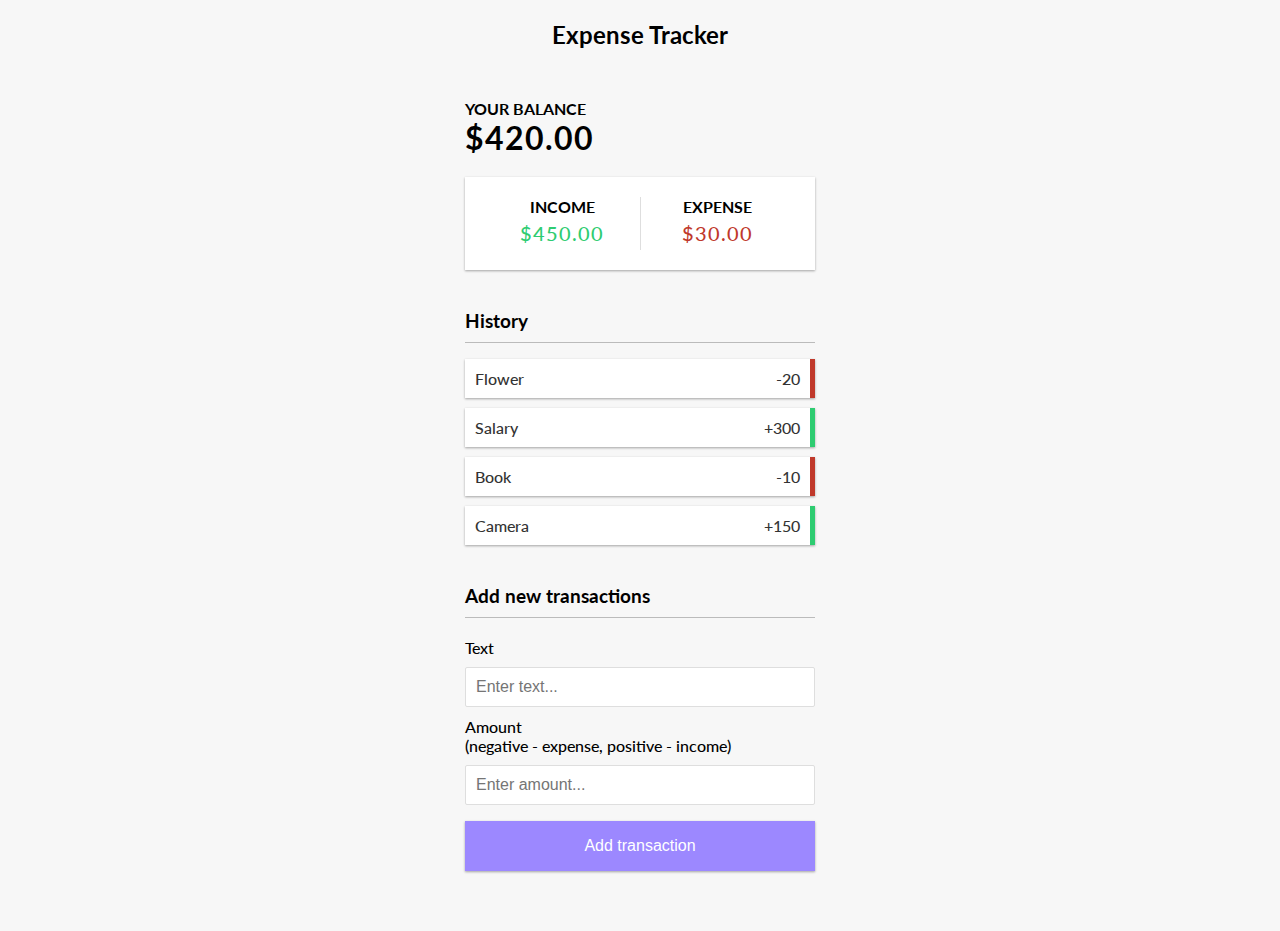
<file: expenseTracker/index.html>
<!DOCTYPE html>
<html lang="en">

<head>
    <meta charset="UTF-8">
    <meta http-equiv="X-UA-Compatible" content="IE=edge">
    <meta name="viewport" content="width=device-width, initial-scale=1.0">
    <link rel="shortcut icon" href="icons/favicon.ico" type="image/x-icon">
    <link rel="stylesheet" href="css/style.min.css">
    <title>Expense Tracker</title>
</head>

<body>
    <h2>Expense Tracker</h2>

    <div class="container">
        <h4>Your Balance</h4>
        <h1 id="balance">$0.00</h1>

        <div class="inc-exp-container">
            <div>
                <h4>Income</h4>
                <p id="money-plus" class="money plus">+$0.00</p>
            </div>
            <div>
                <h4>Expense</h4>
                <p id="money-minus" class="money minus">-$0.00</p>
            </div>
        </div>

        <h3>History</h3>
        <ul id="list" class="list">
            <!-- <li class="minus">
                Cash <span>-$400</span><button class="delete-btn">x</button>
            </li> -->
        </ul>

        <h3>Add new transactions</h3>
        <form id="form">
            <div class="form-control">
                <label for="text">Text</label>
                <input type="text" id="text" placeholder="Enter text...">
            </div>
            <div class="form-control">
                <label for="amount">Amount <br> (negative - expense, positive - income) </label>
                <input type="number" name="" id="amount" placeholder="Enter amount...">
            </div>
            <button class="btn">Add transaction</button>
        </form>
    </div>

    <script src="js/script.js"></script>
</body>

</html>
</file>
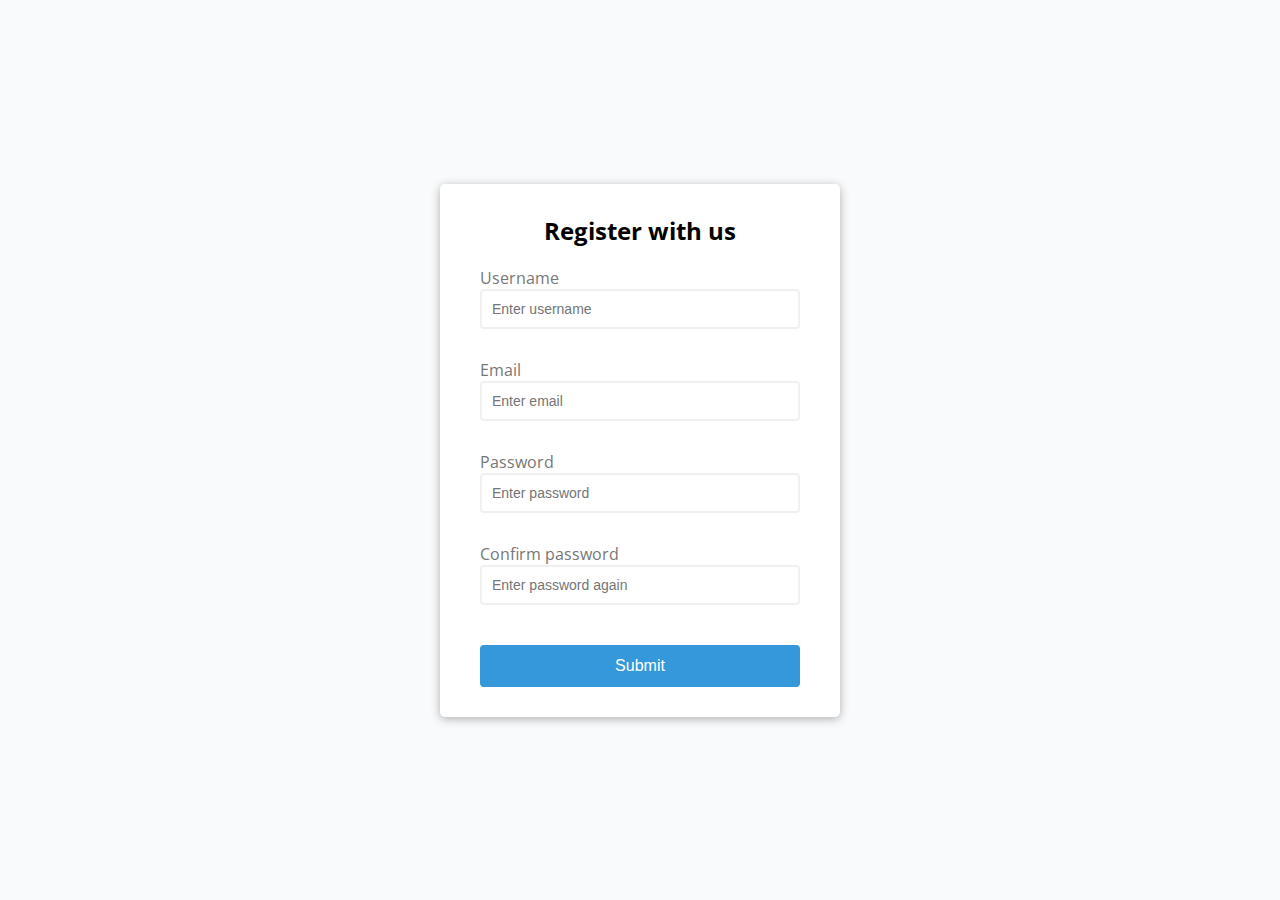
<file: formValidation/index.html>
<!DOCTYPE html>
<html lang="en">
<head>
    <meta charset="UTF-8">
    <meta name="viewport" content="width=device-width, initial-scale=1.0">
    <link rel="stylesheet" href="css/style.min.css">
    <title>Form Validator</title>
</head>
<body>
    <div class="container">
        <form id="form" class="form">
            <h2>Register with us</h2>
            <div class="form_control">
                <label for="username">Username</label>
                <input type="text" name="username" id="username" placeholder="Enter username">
                <small>Error message</small>
            </div>
            <div class="form_control">
                <label for="email">Email</label>
                <input type="text" name="email" id="email" placeholder="Enter email">
                <small>Error message</small>
            </div>
            <div class="form_control">
                <label for="password">Password</label>
                <input type="password" name="password" id="password" placeholder="Enter password">
                <small>Error message</small>
            </div>
            <div class="form_control">
                <label for="passwordConfirm">Confirm password</label>
                <input type="password" name="password" id="passwordConfirm" placeholder="Enter password again">
                <small>Error message</small>
            </div>
            <button>Submit</button>
        </form>
    </div>

    <script src="script.js"></script>
</body>
</html>
</file>
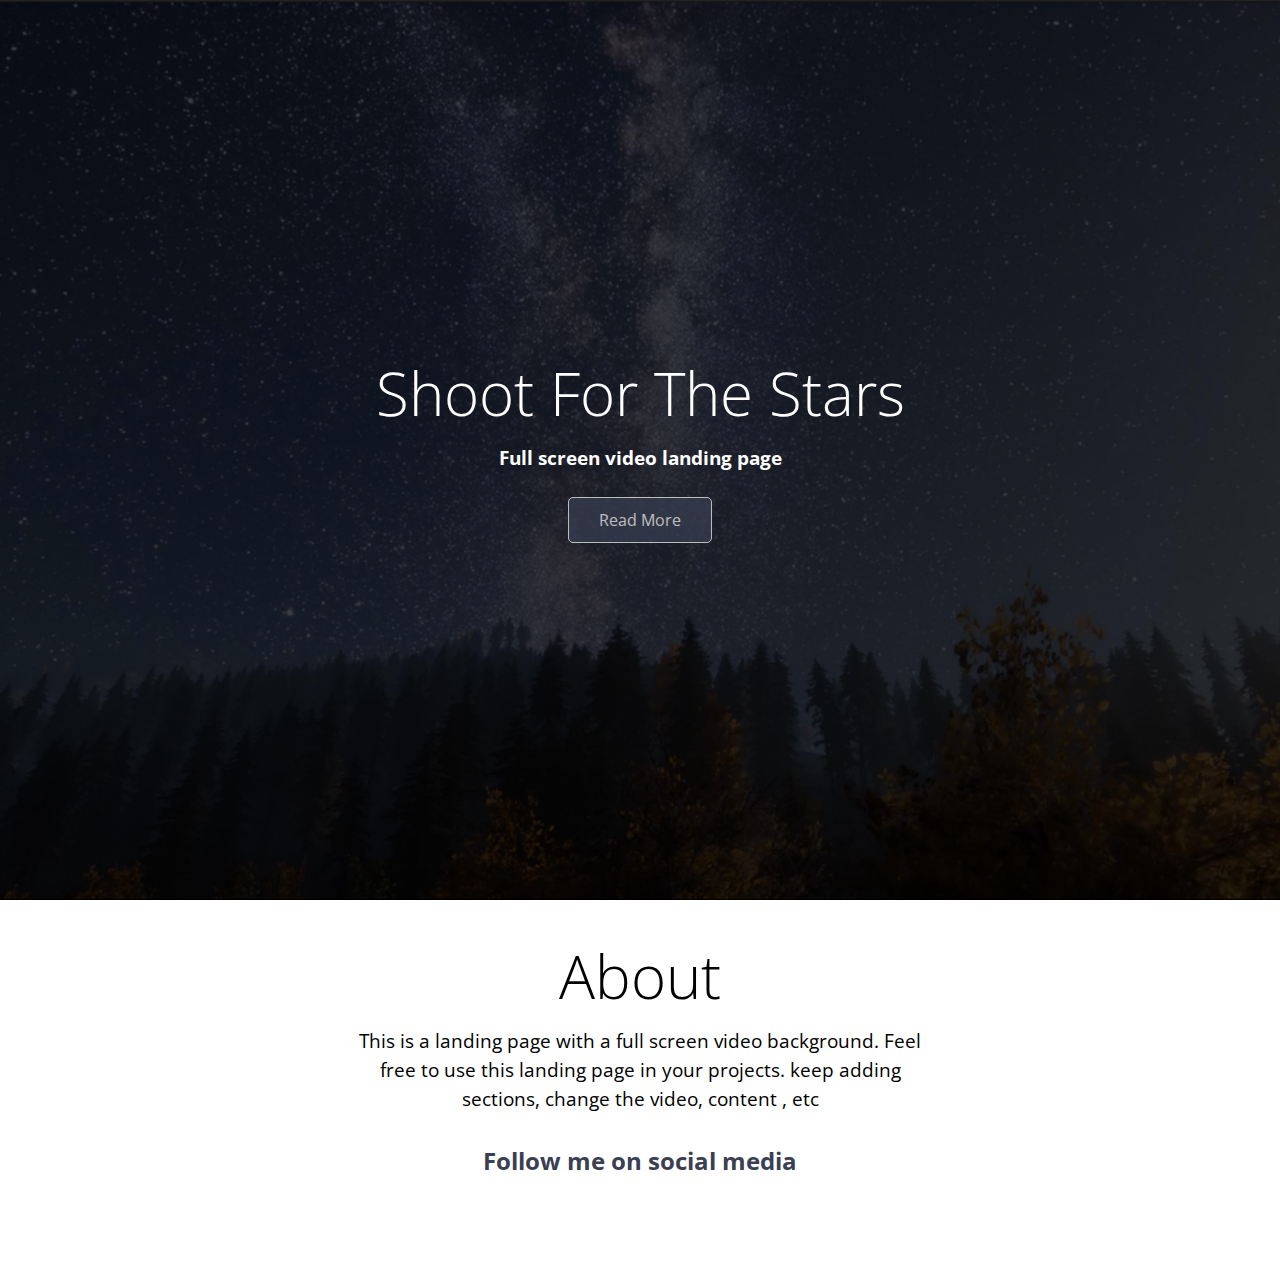
<file: FullscreenVideoBackground/index.html>
<!DOCTYPE html>
<html lang="en">
<head>
    <meta charset="UTF-8">
    <meta http-equiv="X-UA-Compatible" content="IE=edge">
    <meta name="viewport" content="width=device-width, initial-scale=1.0">
    <link rel="preconnect" href="https://fonts.gstatic.com">
    <link href="https://fonts.googleapis.com/css2?family=Open+Sans:wght@300;400&display=swap" rel="stylesheet">
    <link rel="stylesheet" href="https://cdnjs.cloudflare.com/ajax/libs/font-awesome/5.15.2/css/all.min.css" integrity="sha512-HK5fgLBL+xu6dm/Ii3z4xhlSUyZgTT9tuc/hSrtw6uzJOvgRr2a9jyxxT1ely+B+xFAmJKVSTbpM/CuL7qxO8w==" crossorigin="anonymous" />
    <link rel="stylesheet" href="style.css">
    <title>Video Landing Page</title>
</head>
<body>
    <section class="showcase">
        <div class="video-container">
            <video src="https://traversymedia.com/downloads/video.mov" autoplay muted loop></video>
        </div>
        <div class="content">
            <h1>Shoot For The Stars</h1>
            <h3>Full screen video landing page</h3>
            <a href="#about" class="btn">Read More</a>
        </div>
    </section>
    <section id="about">
        <h1>About</h1>
        <p>
            This is a landing page with a full screen video background. Feel free to
            use this landing page in your projects. keep adding sections, change the
            video, content , etc
        </p>
        <h2>Follow me on social media</h2>
        <div class="social">
            <a href="#" target="_blank"><i class="fab fa-facebook fa-3x"></i></a>
            <a href="#" target="_blank"><i class="fab fa-github fa-3x"></i></a>
            <a href="#" target="_blank"><i class="fab fa-linkedin fa-3x"></i></a>
        </div>
    </section>
</body>
</html>
</file>
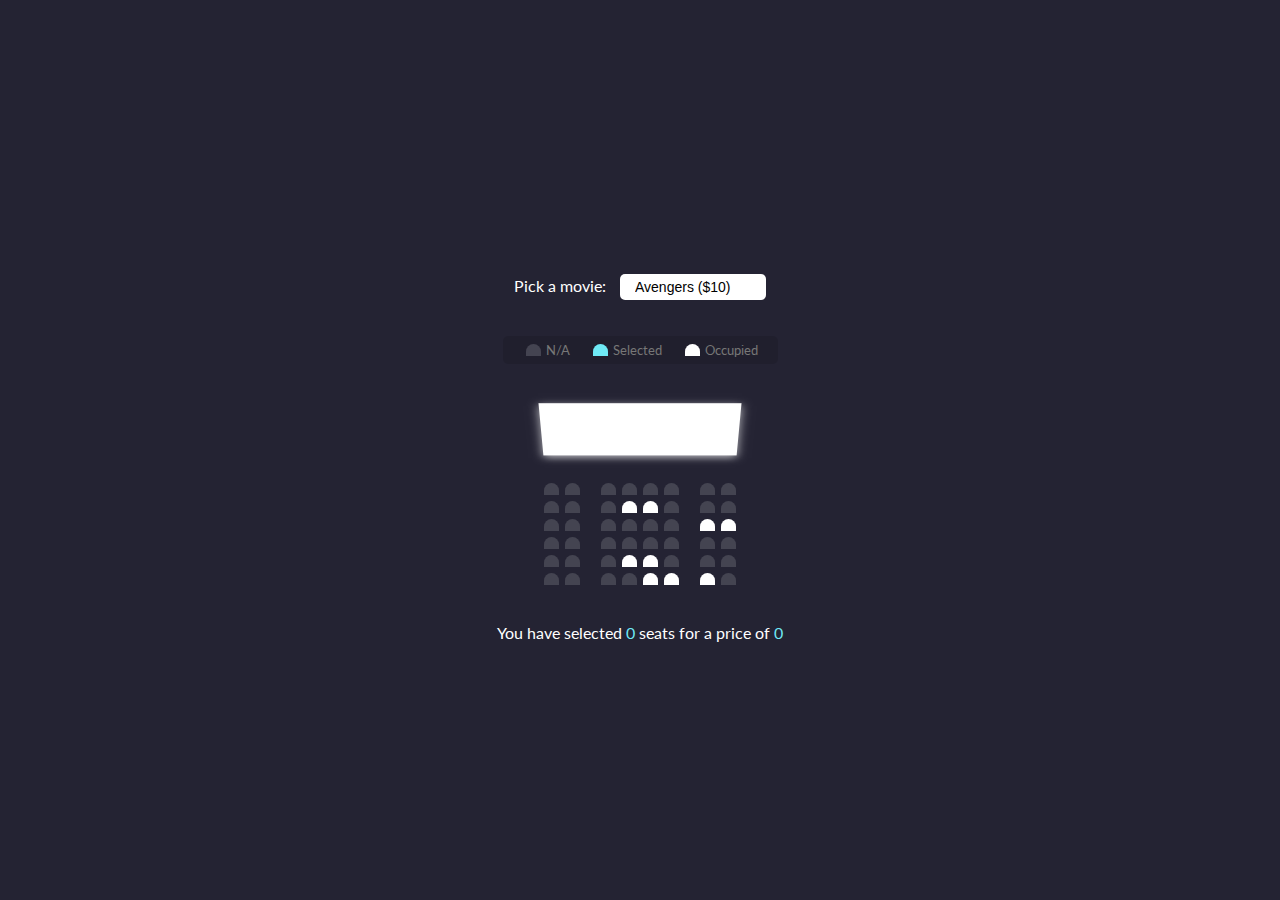
<file: movieSeatBooking/index.html>
<!DOCTYPE html>
<html lang="en">

<head>
    <meta charset="UTF-8">
    <meta name="viewport" content="width=device-width, initial-scale=1.0">
    <link rel="stylesheet" href="styles.css">
    <title>Movie Seat Booking</title>
</head>

<body>
    <div class="movie-container">
        <label>Pick a movie:</label>
        <select name="" id="movie">
            <option value="10">Avengers ($10)</option>
            <option value="12">Joker ($12)</option>
            <option value="8">Toy Story ($8)</option>
            <option value="9">The Lion King ($9)</option>
        </select>
    </div>

    <ul class="showcase">
        <li>
            <div class="seat"></div>
            <small>N/A</small>
        </li>
        <li>
            <div class="seat selected"></div>
            <small>Selected</small>
        </li>
        <li>
            <div class="seat occupied"></div>
            <small>Occupied</small>
        </li>
    </ul>

    <div class="container">
        <div class="screen">

        </div>
        <div class="row">
            <div class="seat"></div>
            <div class="seat"></div>
            <div class="seat"></div>
            <div class="seat"></div>
            <div class="seat"></div>
            <div class="seat"></div>
            <div class="seat"></div>
            <div class="seat"></div>
        </div>
        <div class="row">
            <div class="seat"></div>
            <div class="seat"></div>
            <div class="seat"></div>
            <div class="seat occupied"></div>
            <div class="seat occupied"></div>
            <div class="seat"></div>
            <div class="seat"></div>
            <div class="seat"></div>
        </div>
        <div class="row">
            <div class="seat"></div>
            <div class="seat"></div>
            <div class="seat"></div>
            <div class="seat"></div>
            <div class="seat"></div>
            <div class="seat"></div>
            <div class="seat occupied"></div>
            <div class="seat occupied"></div>
        </div>
        <div class="row">
            <div class="seat"></div>
            <div class="seat"></div>
            <div class="seat"></div>
            <div class="seat"></div>
            <div class="seat"></div>
            <div class="seat"></div>
            <div class="seat"></div>
            <div class="seat"></div>
        </div>
        <div class="row">
            <div class="seat"></div>
            <div class="seat"></div>
            <div class="seat"></div>
            <div class="seat occupied"></div>
            <div class="seat occupied"></div>
            <div class="seat"></div>
            <div class="seat"></div>
            <div class="seat"></div>
        </div>
        <div class="row">
            <div class="seat"></div>
            <div class="seat"></div>
            <div class="seat"></div>
            <div class="seat"></div>
            <div class="seat occupied"></div>
            <div class="seat occupied"></div>
            <div class="seat occupied"></div>
            <div class="seat"></div>
        </div>
    </div>

    <p class="text">You have selected <span id="count">0</span> seats for a price of <span id="total">0</span></p>
    <script src="script.js"></script>
</body>

</html>
</file>
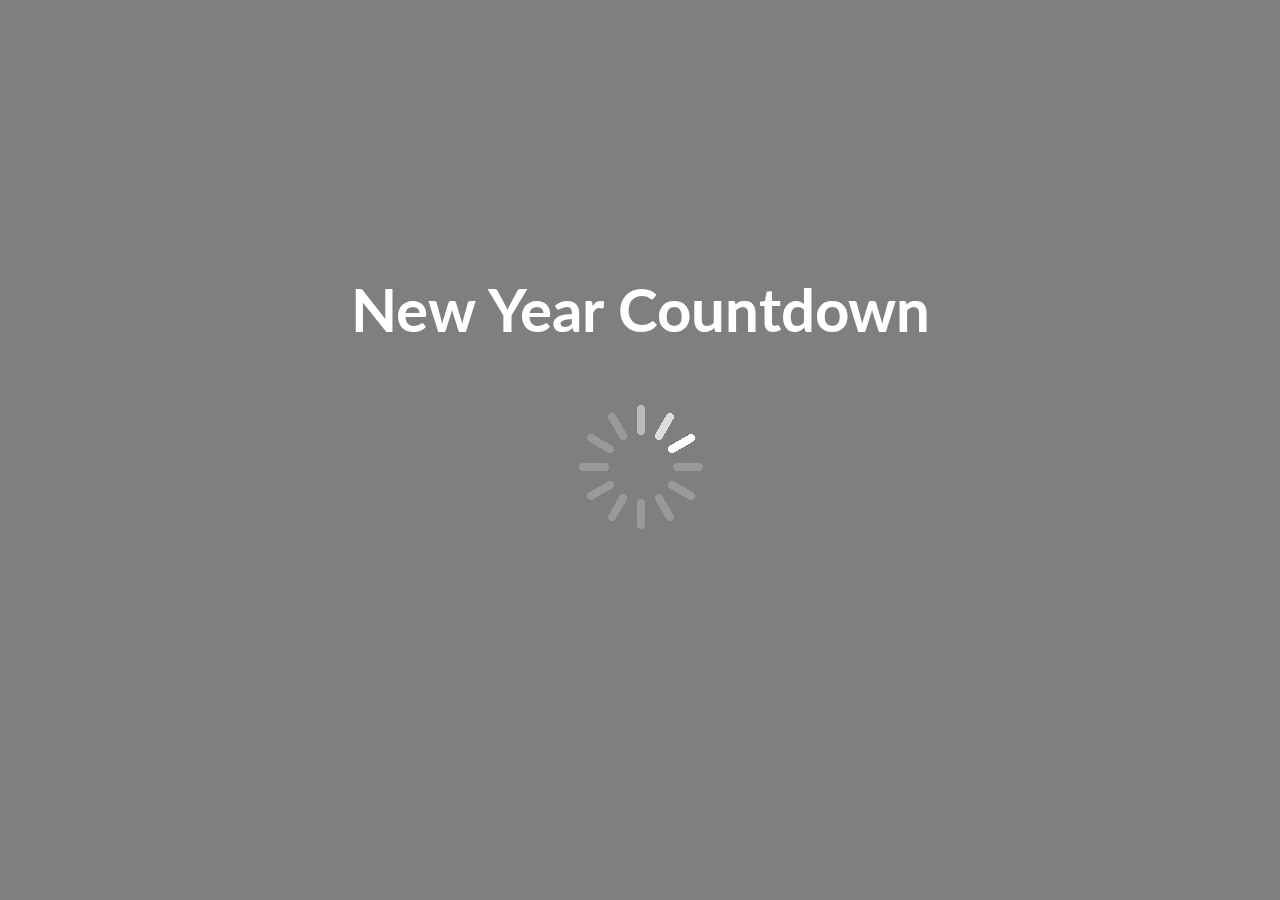
<file: newYearCountdown/index.html>
<!DOCTYPE html>
<html lang="en">
<head>
    <meta charset="UTF-8">
    <meta name="viewport" content="width=device-width, initial-scale=1.0">
    <link rel="stylesheet" href="style.css">
    <title>New Year Countdown</title>
</head>
<body>
    <div id="year" class="year"></div>
        <h1>New Year Countdown</h1>

        <div id="countdown" class="countdown">
            <div class="time">
                <h2 id="days">00</h2>
                <small>days</small>
            </div>
            <div class="time">
                <h2 id="hours">00</h2>
                <small>hours</small>
            </div>
            <div class="time">
                <h2 id="minutes">00</h2>
                <small>minutes</small>
            </div>
            <div class="time">
                <h2 id="seconds">00</h2>
                <small>seconds</small>
            </div>
        </div>

        <img src="./img/spinner.gif" alt="Loading..." id="loading" class="loading">

    <script src="script.js"></script>
</body>
</html>
</file>
<file: FullscreenVideoBackground/style.css>
@import url('https://fonts.googleapis.com/css2?family=Open+Sans:wght@300;400&display=swap');

:root {
	--primary-color: #3a4052;
}

* {
	box-sizing: border-box;
	margin: 0;
	padding: 0;
}

body {
	font-family: 'Open Sans', sans-serif;
	line-height: 1.5;
}

a {
    text-decoration: none;
    color: var(--primary-color);
}

h1 {
    font-weight: 300;
    font-size: 60px;
    line-height: 1.2;
    margin-bottom: 15px;
}

.showcase {
    position: relative;
    height: 100vh;
    display: flex;
    flex-direction: column;
    align-items: center;
    justify-content: center;
    text-align: center;
    padding: 0px 20px;
    color: #fff;
}

.video-container {
    position: absolute;
    top: 0;
    left: 0;
    width: 100%;
    height: 100%;
    overflow: hidden;
    background: var(--primary-color) url(./cover.jpg) no-repeat center center/cover;
}

.video-container video {
    min-width: 100%;
    min-height: 100%;
    object-fit: cover;
    position: absolute;
    top: 50%;
    left: 50%;
    transform: translate(-50%, -50%);
}

.video-container:after {
    content: '';
    position: absolute;
    top: 0;left: 0;
    width: 100%;
    height: 100%;
    background: rgba(0, 0, 0, 0.5);
}

.content {
    z-index: 3;
}

.btn {
    display: inline-block;
    padding: 10px 30px;
    background: var(--primary-color);
    color: #fff;
    border: 1px solid #fff;
    border-radius: 5px;
    margin-top: 25px;
    opacity: 0.7;
}

.btn:hover {
    transform: scale(0.98);
}

#about {
    padding: 40px;
    text-align: center;
}

#about p {
    font-size: 1.2rem;
    max-width: 600px;
    margin: auto;
}

#about h2 {
    margin: 30px 0px;
    color: var(--primary-color);
}

.social a {
    margin: 0px 5px;
}
</file>
<file: movieSeatBooking/styles.css>
@import url("https://fonts.googleapis.com/css2?family=Lato&display=swap");
/* line 3, D:/Documents/IT/works/smallprojects/movieSeatBooking/scss/styles.scss */
* {
  box-sizing: border-box;
}

/* line 7, D:/Documents/IT/works/smallprojects/movieSeatBooking/scss/styles.scss */
body {
  display: flex;
  flex-direction: column;
  justify-content: center;
  align-items: center;
  background-color: #242333;
  color: #fff;
  min-height: 100vh;
  font-family: 'Lato', sans-serif;
  margin: 0;
}

/* line 19, D:/Documents/IT/works/smallprojects/movieSeatBooking/scss/styles.scss */
.movie-container {
  margin: 20px 0;
}

/* line 22, D:/Documents/IT/works/smallprojects/movieSeatBooking/scss/styles.scss */
.movie-container select {
  border: 0;
  font-size: 14px;
  appearance: none;
  margin-left: 10px;
  border-radius: 5px;
  background-color: #fff;
  padding: 5px 15px 5px 15px;
}

/* line 33, D:/Documents/IT/works/smallprojects/movieSeatBooking/scss/styles.scss */
.container {
  perspective: 1000px;
  margin-bottom: 30px;
}

/* line 38, D:/Documents/IT/works/smallprojects/movieSeatBooking/scss/styles.scss */
.seat {
  background-color: #444451;
  height: 12px;
  width: 15px;
  margin: 3px;
  border-top-left-radius: 10px;
  border-top-right-radius: 10px;
}

/* line 46, D:/Documents/IT/works/smallprojects/movieSeatBooking/scss/styles.scss */
.seat.selected {
  background-color: #6feaf6;
}

/* line 50, D:/Documents/IT/works/smallprojects/movieSeatBooking/scss/styles.scss */
.seat.occupied {
  background-color: #fff;
}

/* line 54, D:/Documents/IT/works/smallprojects/movieSeatBooking/scss/styles.scss */
.seat:nth-of-type(2) {
  margin-right: 18px;
}

/* line 58, D:/Documents/IT/works/smallprojects/movieSeatBooking/scss/styles.scss */
.seat:nth-last-of-type(3) {
  margin-right: 18px;
}

/* line 62, D:/Documents/IT/works/smallprojects/movieSeatBooking/scss/styles.scss */
.seat:not(.occupied):hover {
  cursor: pointer;
  transform: scale(1.2);
}

/* line 67, D:/Documents/IT/works/smallprojects/movieSeatBooking/scss/styles.scss */
.seat:not(.occupied):hover {
  cursor: default;
  transform: scale(1.2);
}

/* line 73, D:/Documents/IT/works/smallprojects/movieSeatBooking/scss/styles.scss */
.showcase {
  display: flex;
  justify-content: space-between;
  background: rgba(0, 0, 0, 0.1);
  padding: 5px 10px;
  border-radius: 5px;
  color: #777;
  list-style-type: none;
}

/* line 74, D:/Documents/IT/works/smallprojects/movieSeatBooking/scss/styles.scss */
.showcase .seat:not(.occupied):hover {
  cursor: default;
  transform: scale(1);
}

/* line 87, D:/Documents/IT/works/smallprojects/movieSeatBooking/scss/styles.scss */
.showcase li {
  display: flex;
  align-items: center;
  justify-content: center;
  margin: 0 10px;
}

/* line 92, D:/Documents/IT/works/smallprojects/movieSeatBooking/scss/styles.scss */
.showcase li small {
  margin-left: 2px;
}

/* line 99, D:/Documents/IT/works/smallprojects/movieSeatBooking/scss/styles.scss */
.row {
  display: flex;
}

/* line 103, D:/Documents/IT/works/smallprojects/movieSeatBooking/scss/styles.scss */
.screen {
  background-color: #fff;
  height: 70px;
  width: 100%;
  margin: 15px 0;
  transform: rotateX(-45deg);
  box-shadow: 0 3px 10px rgba(255, 255, 255, 0.7);
}

/* line 113, D:/Documents/IT/works/smallprojects/movieSeatBooking/scss/styles.scss */
p.text {
  margin: 5px 0;
}

/* line 115, D:/Documents/IT/works/smallprojects/movieSeatBooking/scss/styles.scss */
p.text span {
  color: #6feaf6;
}

/*# sourceMappingURL=styles.css.map */
</file>
<file: newYearCountdown/style.css>
@import url("https://fonts.googleapis.com/css2?family=Lato&display=swap");*{box-sizing:border-box}body{display:flex;flex-direction:column;justify-content:center;align-items:center;text-align:center;overflow:hidden;margin:0;color:#fff;font-family:'Lato', sans-serif;background-image:url("https://images.unsplash.com/photo-1467810563316-b5476525c0f9?ixlib=rb-1.2.1&ixid=eyJhcHBfaWQiOjEyMDd9&auto=format&fit=crop&w=1349&q=80");background-repeat:no-repeat;background-size:cover;background-position:center center;height:100vh}body *{z-index:1}body::after{content:'';position:absolute;top:0;left:0;width:100%;height:100%;background-color:rgba(0,0,0,0.5)}h1{font-size:60px;margin:-80px 0 40px}.year{font-size:240px;z-index:-1;opacity:0.2;position:absolute;top:28%;left:50%;transform:translateX(-50%)}.countdown{display:none;transform:scale(2)}.time{display:flex;flex-direction:column;align-items:center;justify-content:center;margin:15px}.time h2{margin:0 0 5px}@media (max-width: 500px){h1{font-size:45px}.year{font-size:200px}.time{margin:8px}.time h2{font-size:12px;margin:0}.time small{font-size:10px}}
</file>
<file: expenseTracker/css/style.min.css>
@import url("https://fonts.googleapis.com/css2?family=Lato:ital,wght@0,400;0,700;1,400&display=swap");*{-webkit-box-sizing:border-box;box-sizing:border-box}body{font-family:'Lato', sans-serif;font-weight:500;background-color:#f7f7f7;display:-webkit-box;display:-ms-flexbox;display:flex;-webkit-box-orient:vertical;-webkit-box-direction:normal;-ms-flex-direction:column;flex-direction:column;-webkit-box-align:center;-ms-flex-align:center;align-items:center;-webkit-box-pack:center;-ms-flex-pack:center;justify-content:center;min-height:100vh;margin:0}.container{margin:30px auto;width:350px}h1{letter-spacing:1px;margin:0}h3{border-bottom:1px solid #bbb;padding-bottom:10px;margin:40px 0 10px}h4{margin:0;text-transform:uppercase}.inc-exp-container{background-color:#fff;-webkit-box-shadow:0 1px 3px rgba(0,0,0,0.12),0 1px 2px rgba(0,0,0,0.24);box-shadow:0 1px 3px rgba(0,0,0,0.12),0 1px 2px rgba(0,0,0,0.24);padding:20px;display:-webkit-box;display:-ms-flexbox;display:flex;-webkit-box-pack:justify;-ms-flex-pack:justify;justify-content:space-between;margin:20px 0}.inc-exp-container div{-webkit-box-flex:1;-ms-flex:1;flex:1;text-align:center}.inc-exp-container div:first-of-type{border-right:1px solid #dedede}.money{font-size:20px;letter-spacing:1px;margin:5px 0}.money.plus{color:#2ecc71}.money.minus{color:#c0392b}label{display:inline-block;margin:10px 0}#text,#amount{border:1px solid #dedede;border-radius:2px;display:block;font-size:16px;padding:10px;width:100%}.btn{background-color:#9c88ff;-webkit-box-shadow:0 1px 3px rgba(0,0,0,0.12),0 1px 2px rgba(0,0,0,0.24);box-shadow:0 1px 3px rgba(0,0,0,0.12),0 1px 2px rgba(0,0,0,0.24);color:#fff;border:0;display:block;font-size:16px;margin:16px 0 30px;padding:16px;width:100%;cursor:pointer}.delete-btn{background-color:#e74c3c;border:0;color:#fff;font-size:20px;line-height:20px;padding:2px 5px;position:absolute;top:50%;left:0;-webkit-transform:translate(-100%, -50%);transform:translate(-100%, -50%);opacity:0;-webkit-transition:opacity 0.3s ease;transition:opacity 0.3s ease;cursor:pointer}.btn:focus,.delete-btn:focus{outline:0}.list{list-style-type:none;padding:0;margin-bottom:40px}.list li{background-color:#fff;-webkit-box-shadow:0 1px 3px rgba(0,0,0,0.12),0 1px 2px rgba(0,0,0,0.24);box-shadow:0 1px 3px rgba(0,0,0,0.12),0 1px 2px rgba(0,0,0,0.24);color:#333;display:-webkit-box;display:-ms-flexbox;display:flex;-webkit-box-pack:justify;-ms-flex-pack:justify;justify-content:space-between;position:relative;padding:10px;margin:10px 0}.list li:hover .delete-btn{opacity:1}.list .minus{border-right:5px solid #c0392b}.list .plus{border-right:5px solid #2ecc71}
/*# sourceMappingURL=style.min.css.map */
</file>
<file: formValidation/css/style.min.css>
@import url("https://fonts.googleapis.com/css2?family=Open+Sans&display=swap");*{-webkit-box-sizing:border-box;box-sizing:border-box}body{display:-webkit-box;display:-ms-flexbox;display:flex;-webkit-box-align:center;-ms-flex-align:center;align-items:center;-webkit-box-pack:center;-ms-flex-pack:center;justify-content:center;min-height:100vh;margin:0;background-color:#f9fafb;font-family:'Open Sans', sans-serif}.container{background-color:#fff;border-radius:5px;-webkit-box-shadow:0 2px 10px rgba(0,0,0,0.3);box-shadow:0 2px 10px rgba(0,0,0,0.3);width:400px}h2{text-align:center;margin:0 0 20px}.form{padding:30px 40px}.form button{display:block;background-color:#3498db;border:2px solid #3498db;border-radius:4px;cursor:pointer;color:#fff;font-size:16px;padding:10px;margin-top:20px;width:100%}.form_control{margin-bottom:10px;padding-bottom:20px;position:relative}.form_control label{color:#777;margin-bottom:5px}.form_control input{display:block;border-radius:4px;width:100%;border:2px solid #f0f0f0;padding:10px;font-size:14px}.form_control input:focus{outline:0;border-color:#777}.form_control.success input{border-color:#2ecc71}.form_control.error input{border-color:#e74c3c}.form_control.error small{visibility:visible}.form_control small{color:#e74c3c;position:absolute;bottom:0;left:0;visibility:hidden}
/*# sourceMappingURL=style.min.css.map */
</file>
